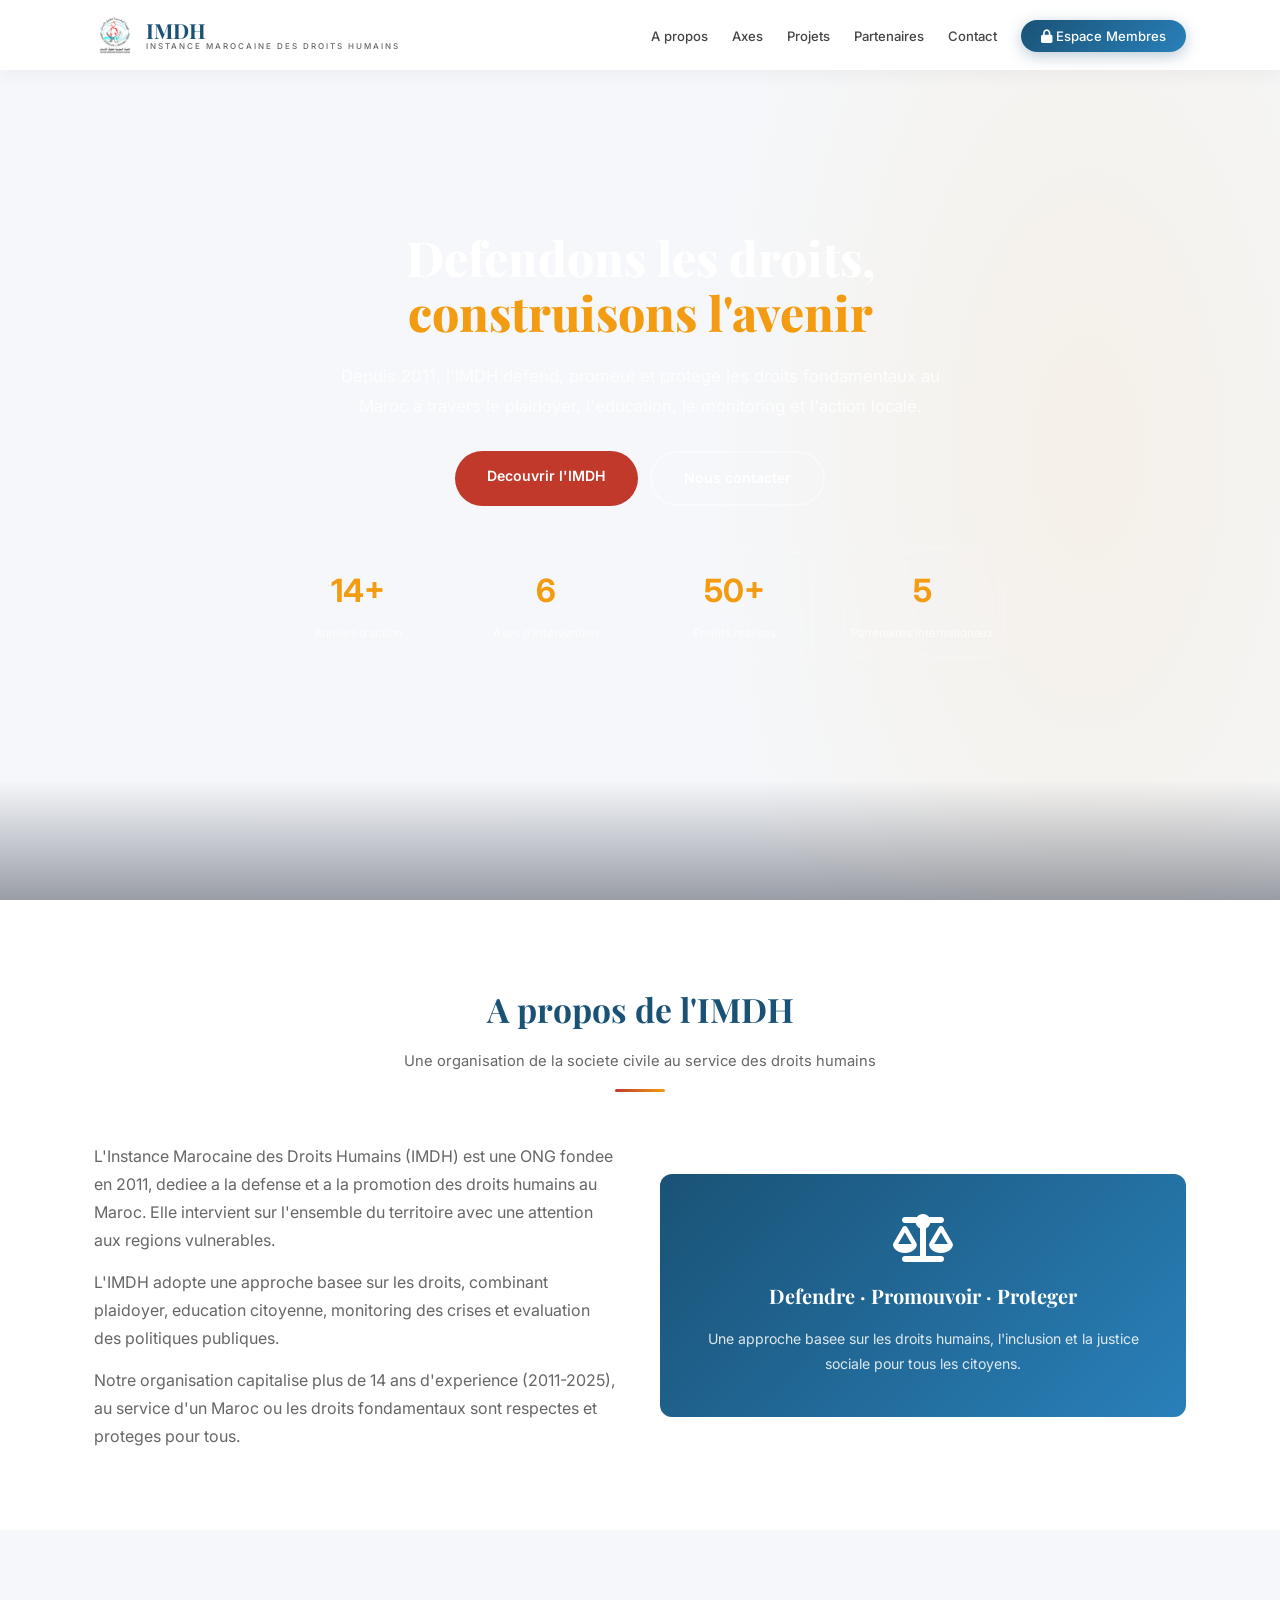
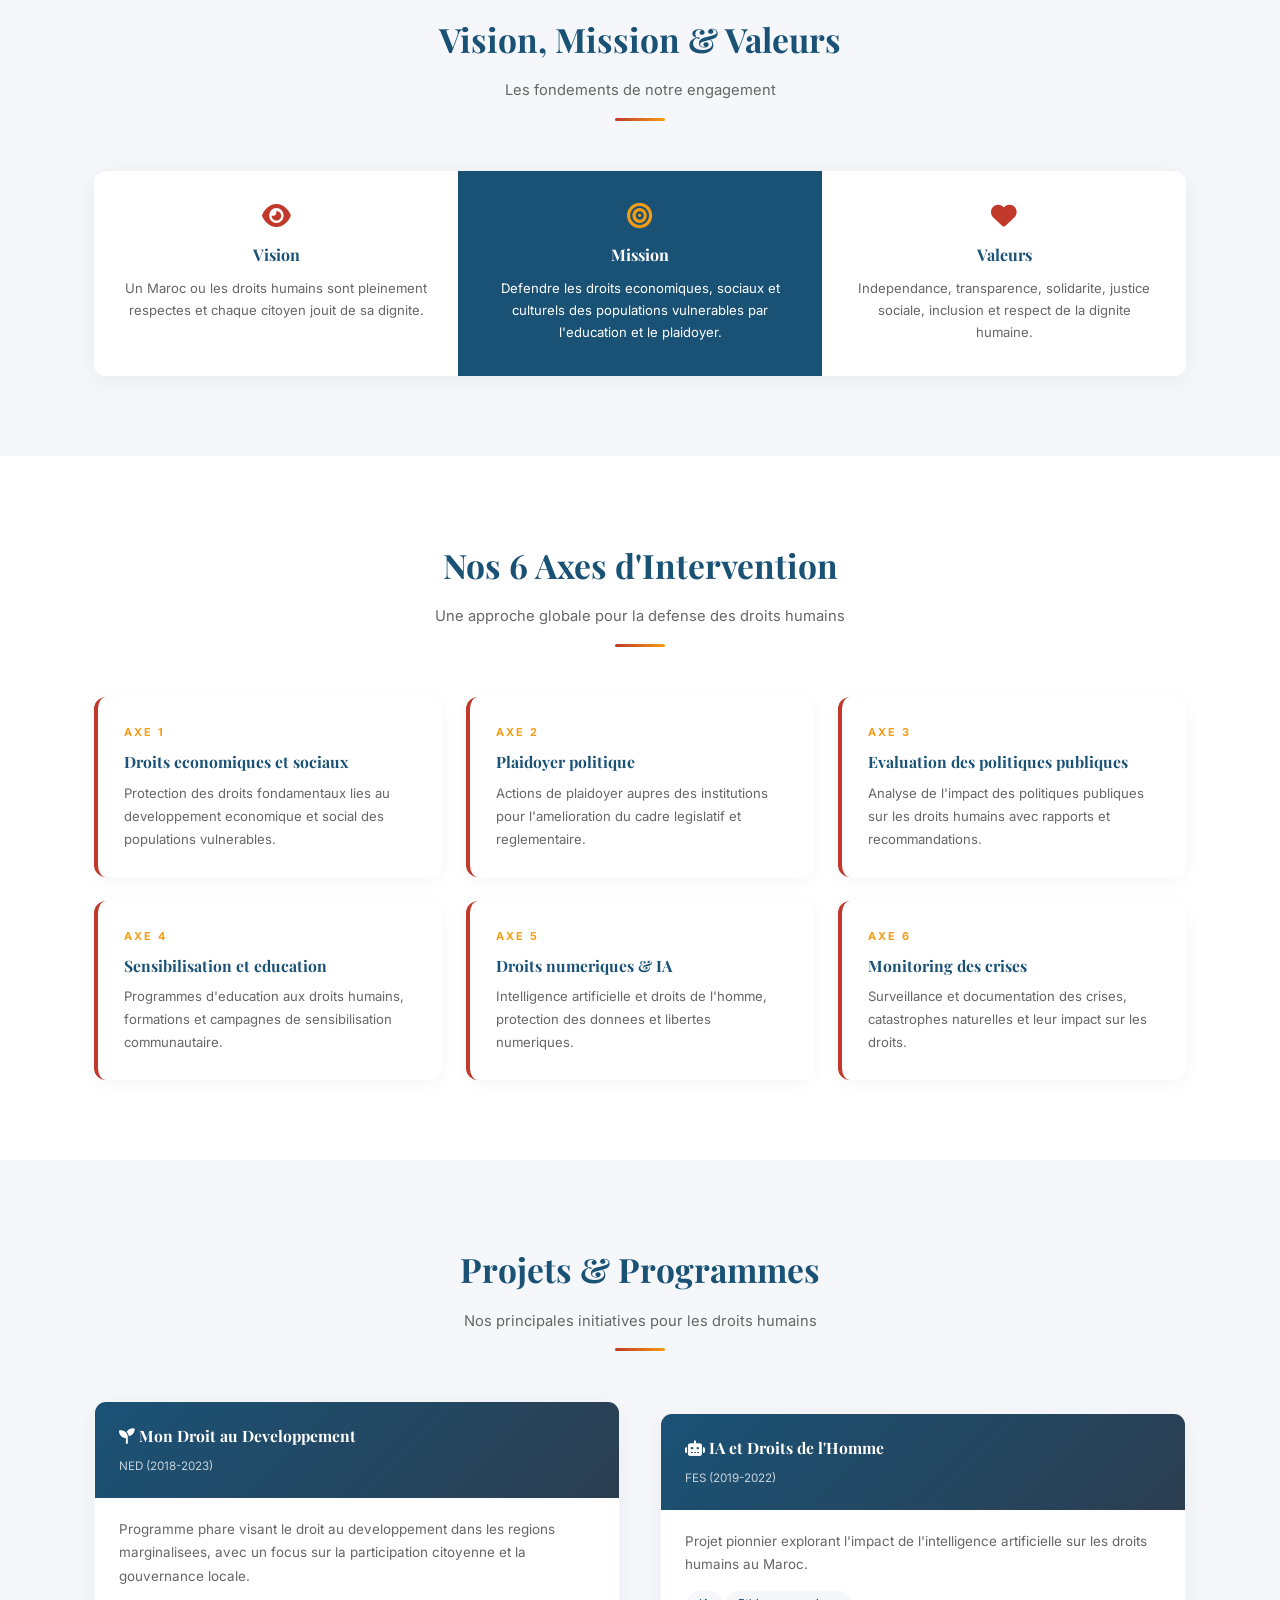
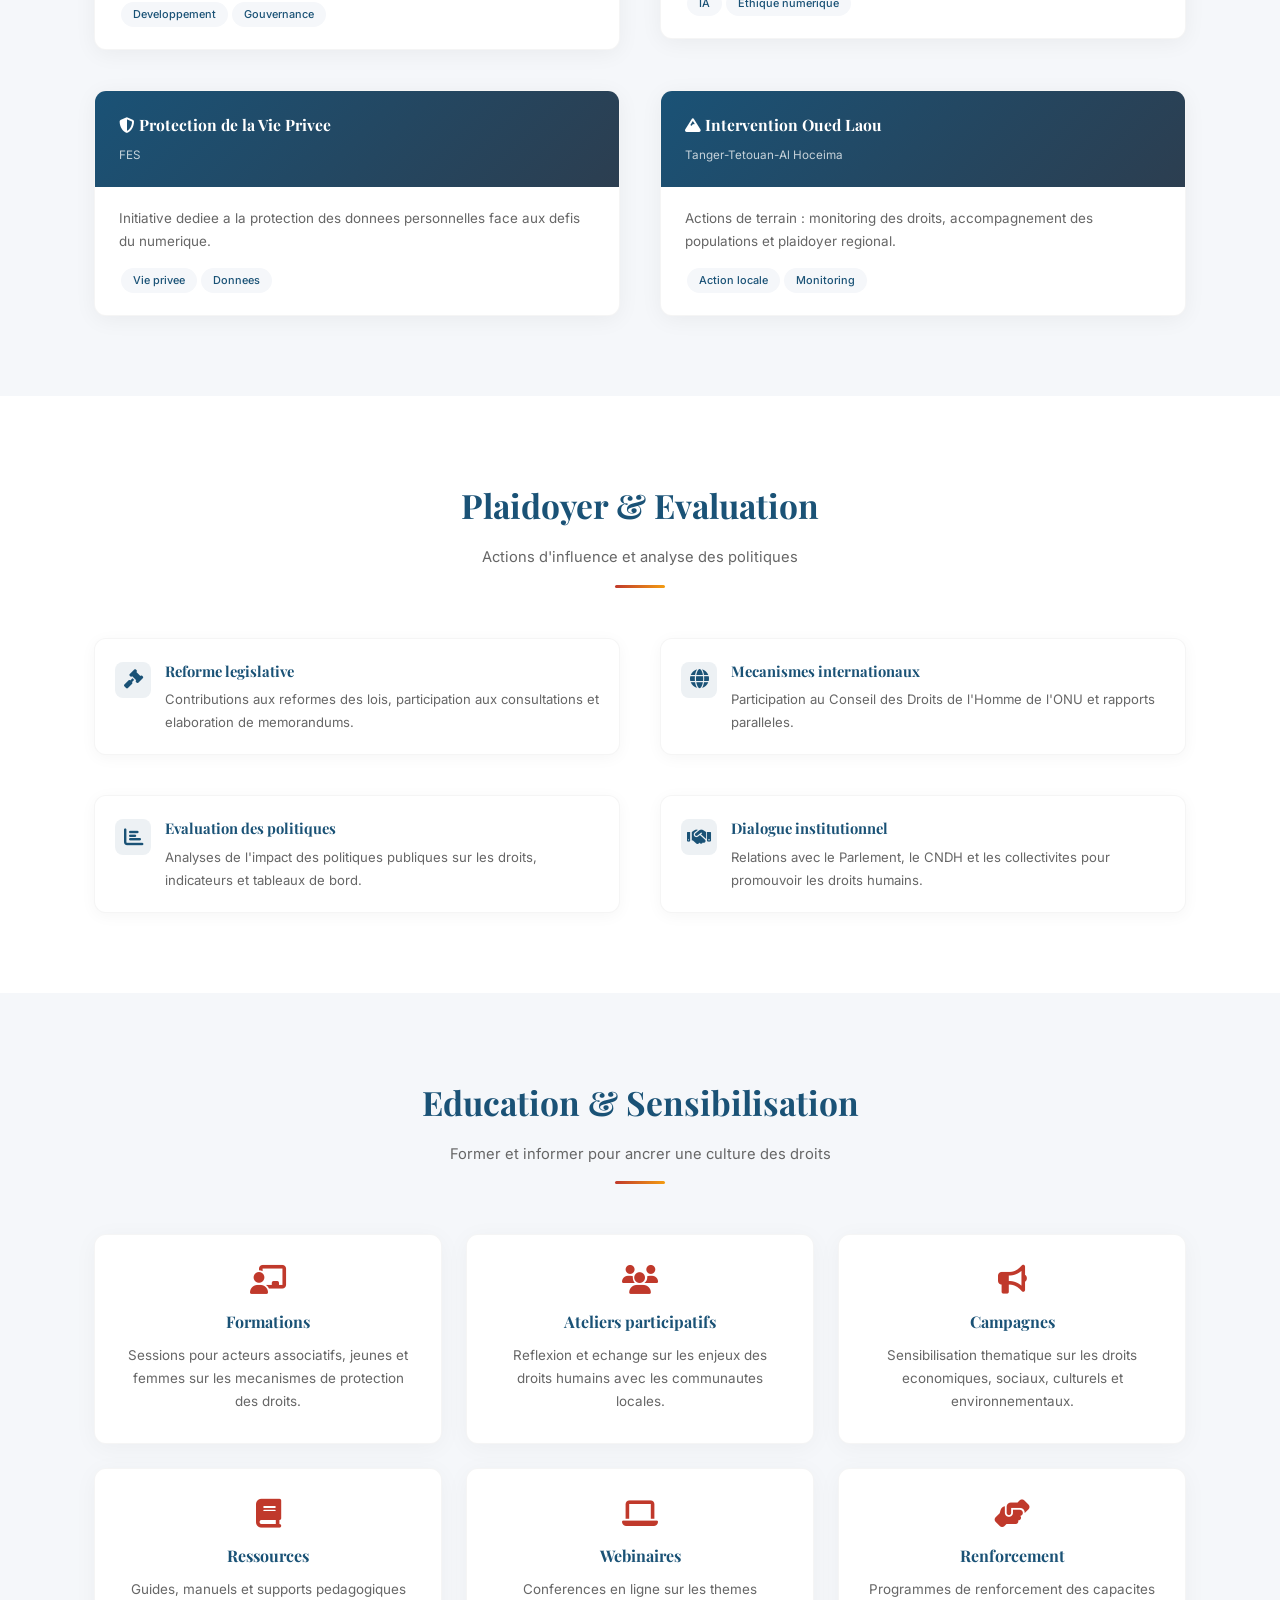
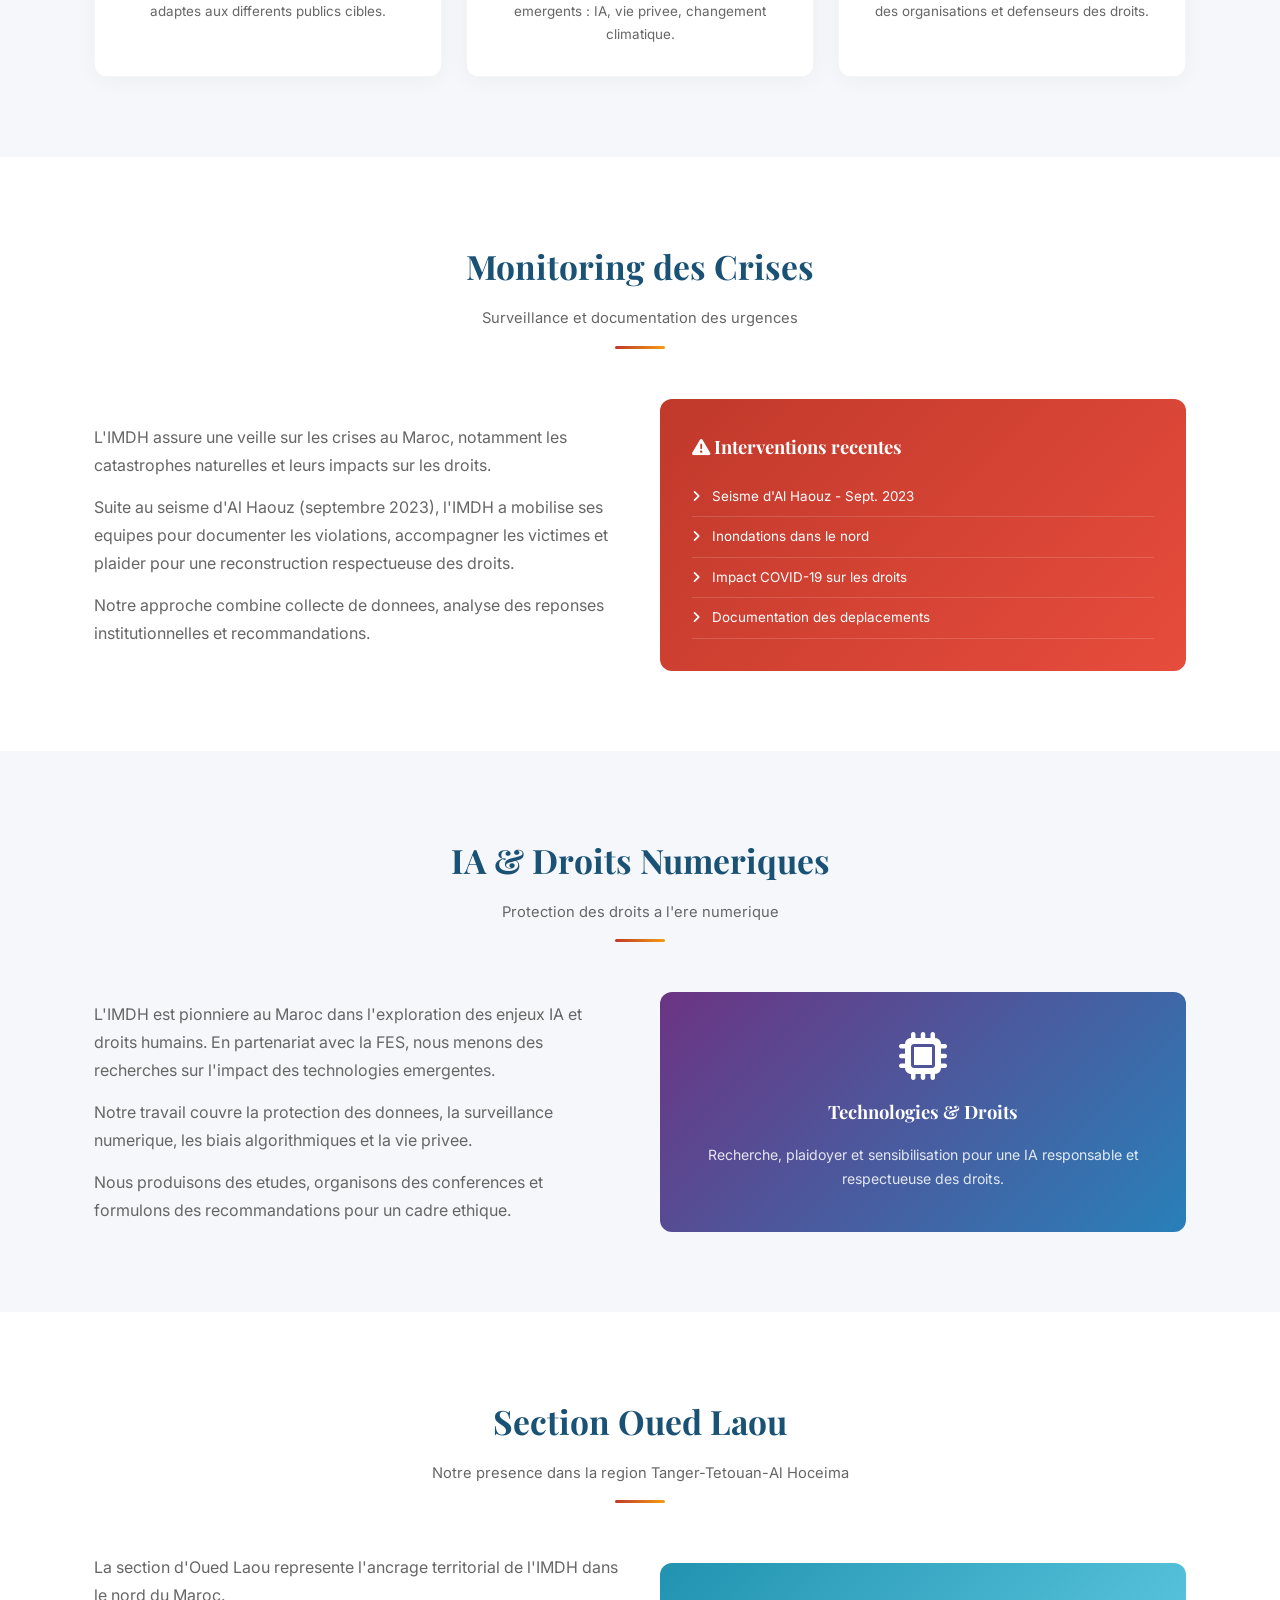
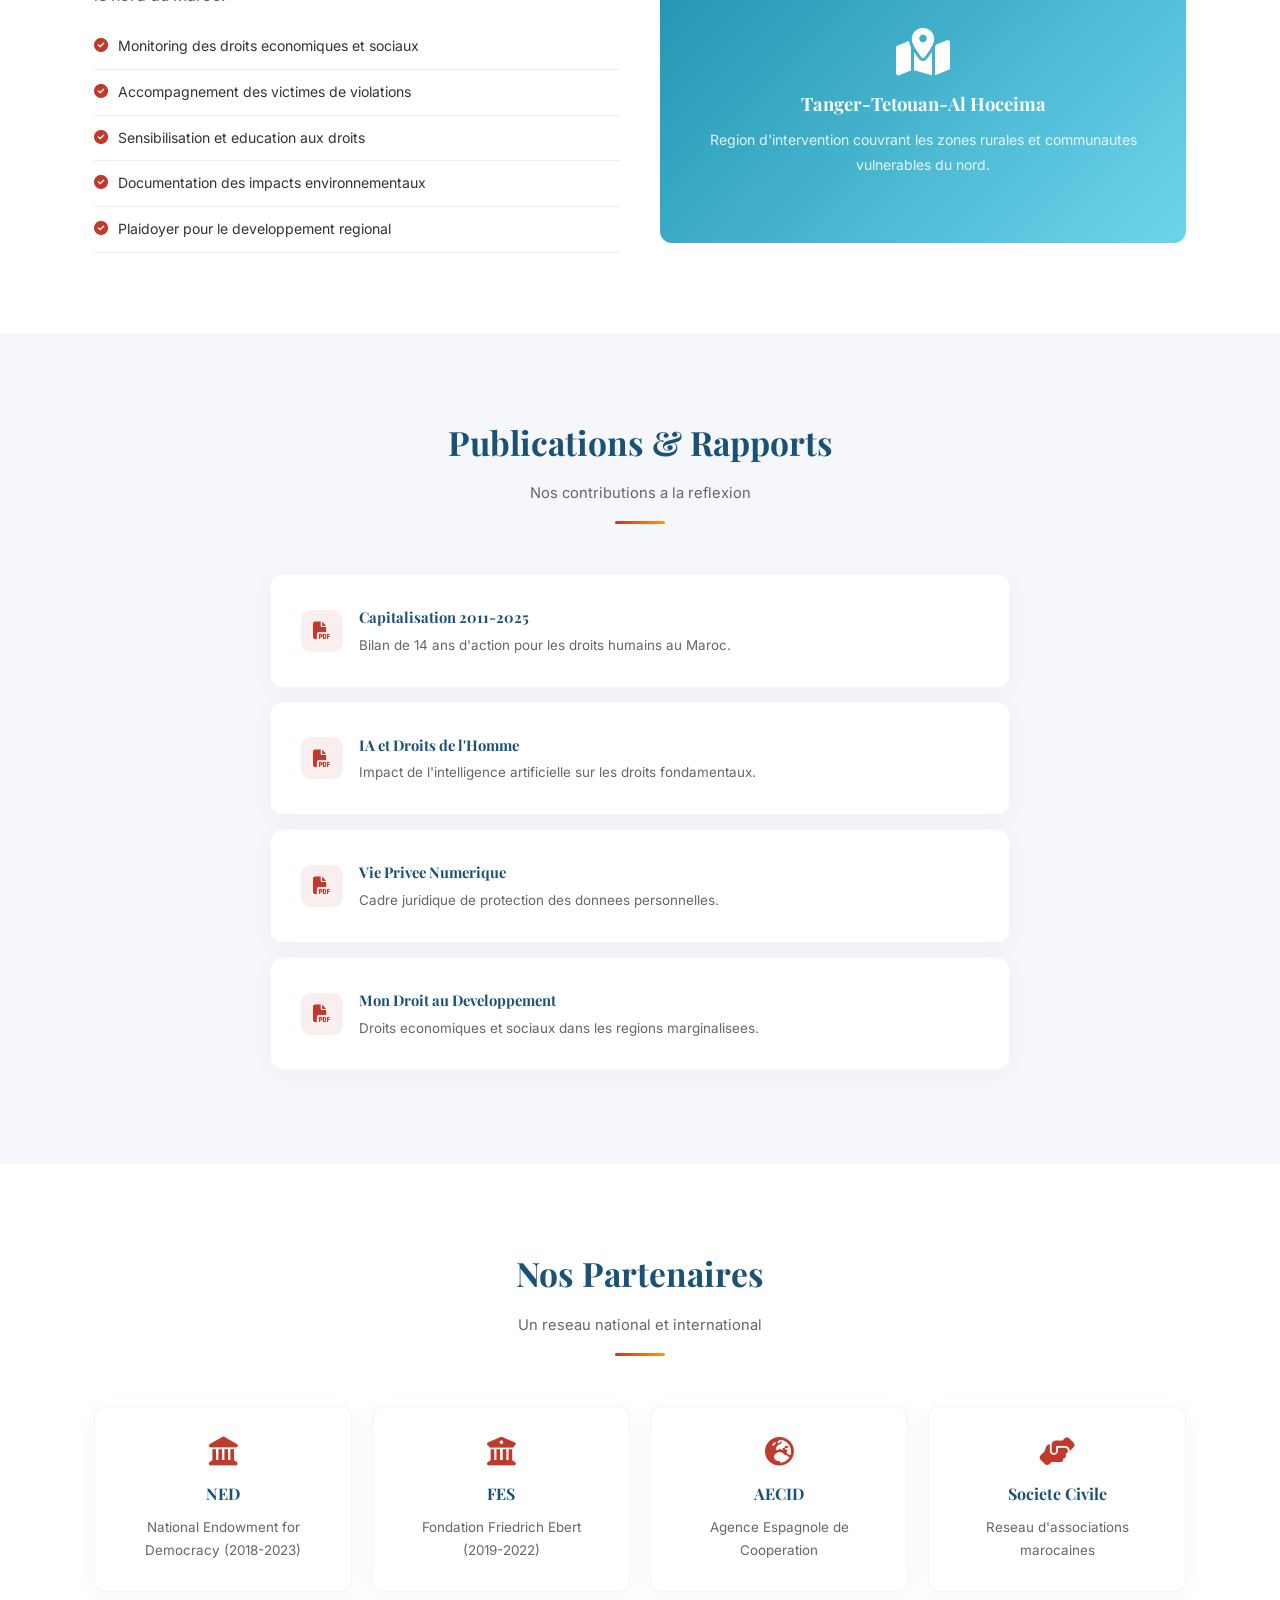
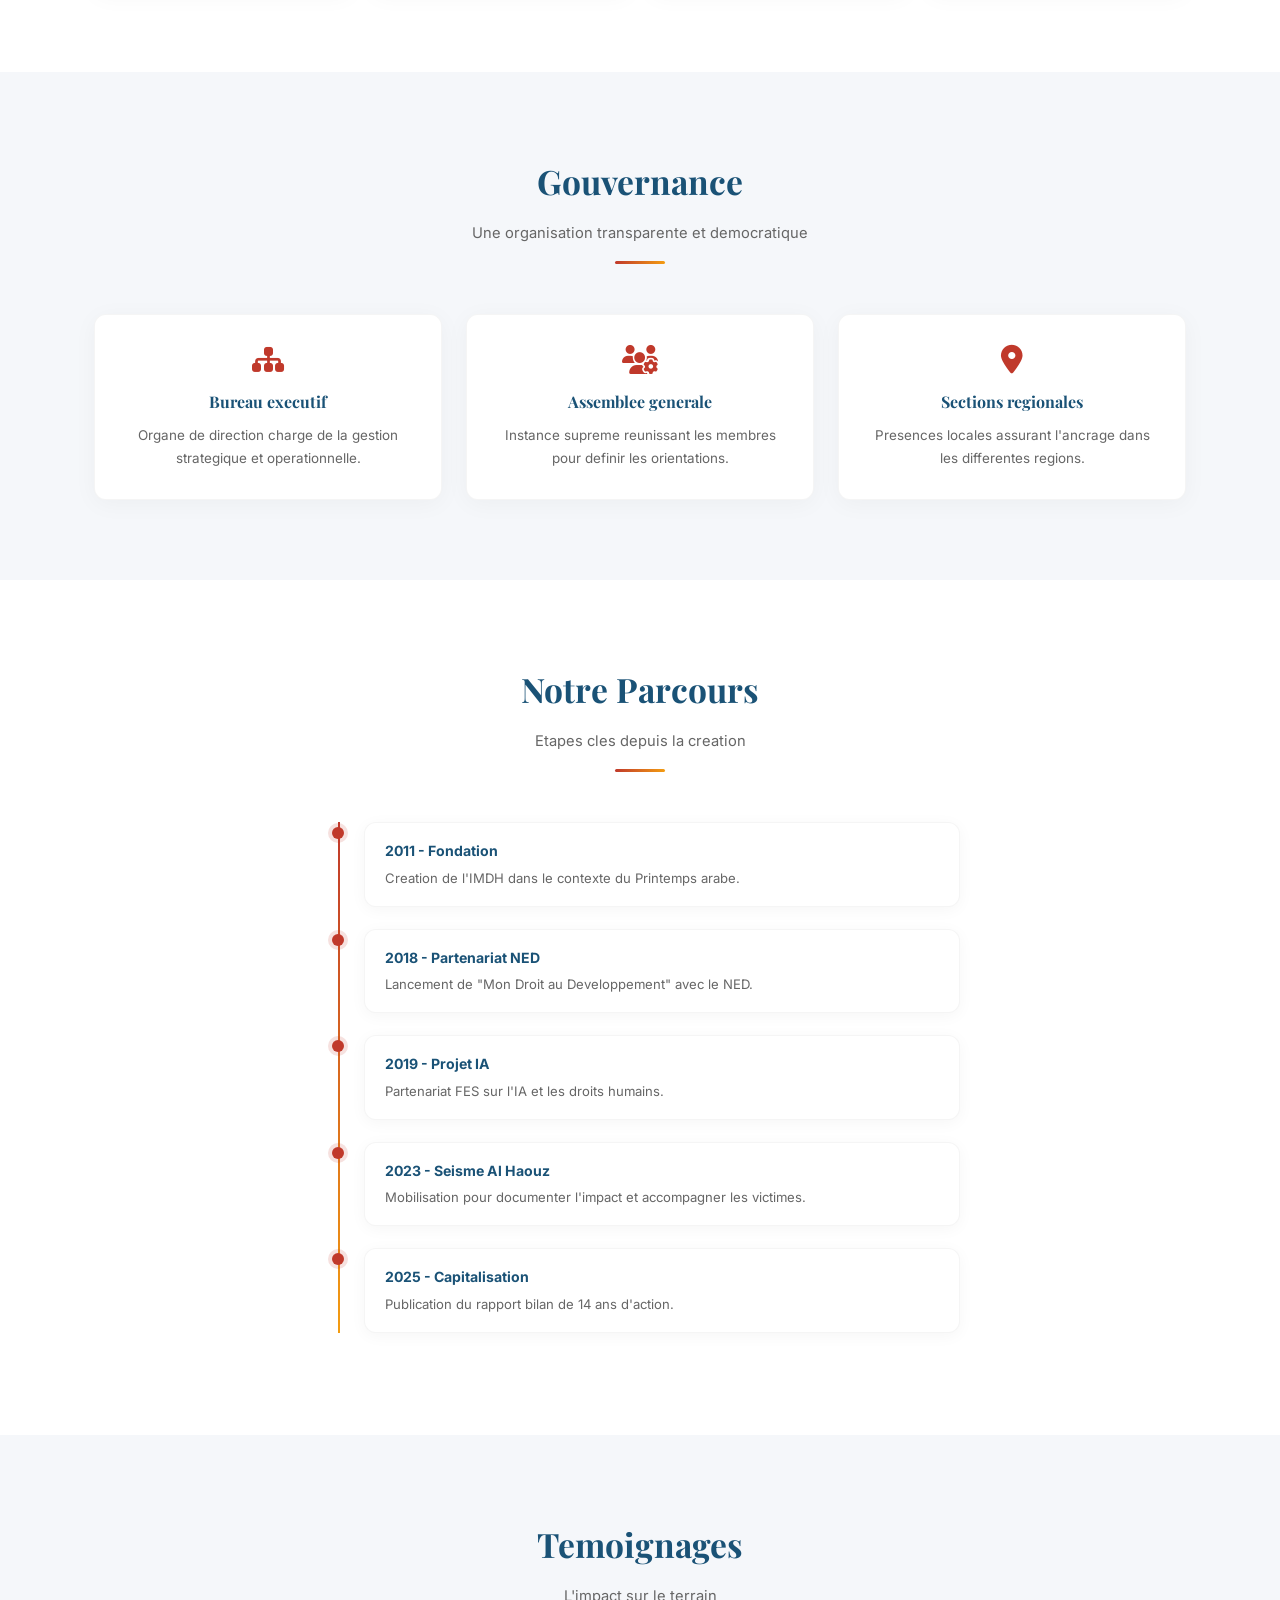
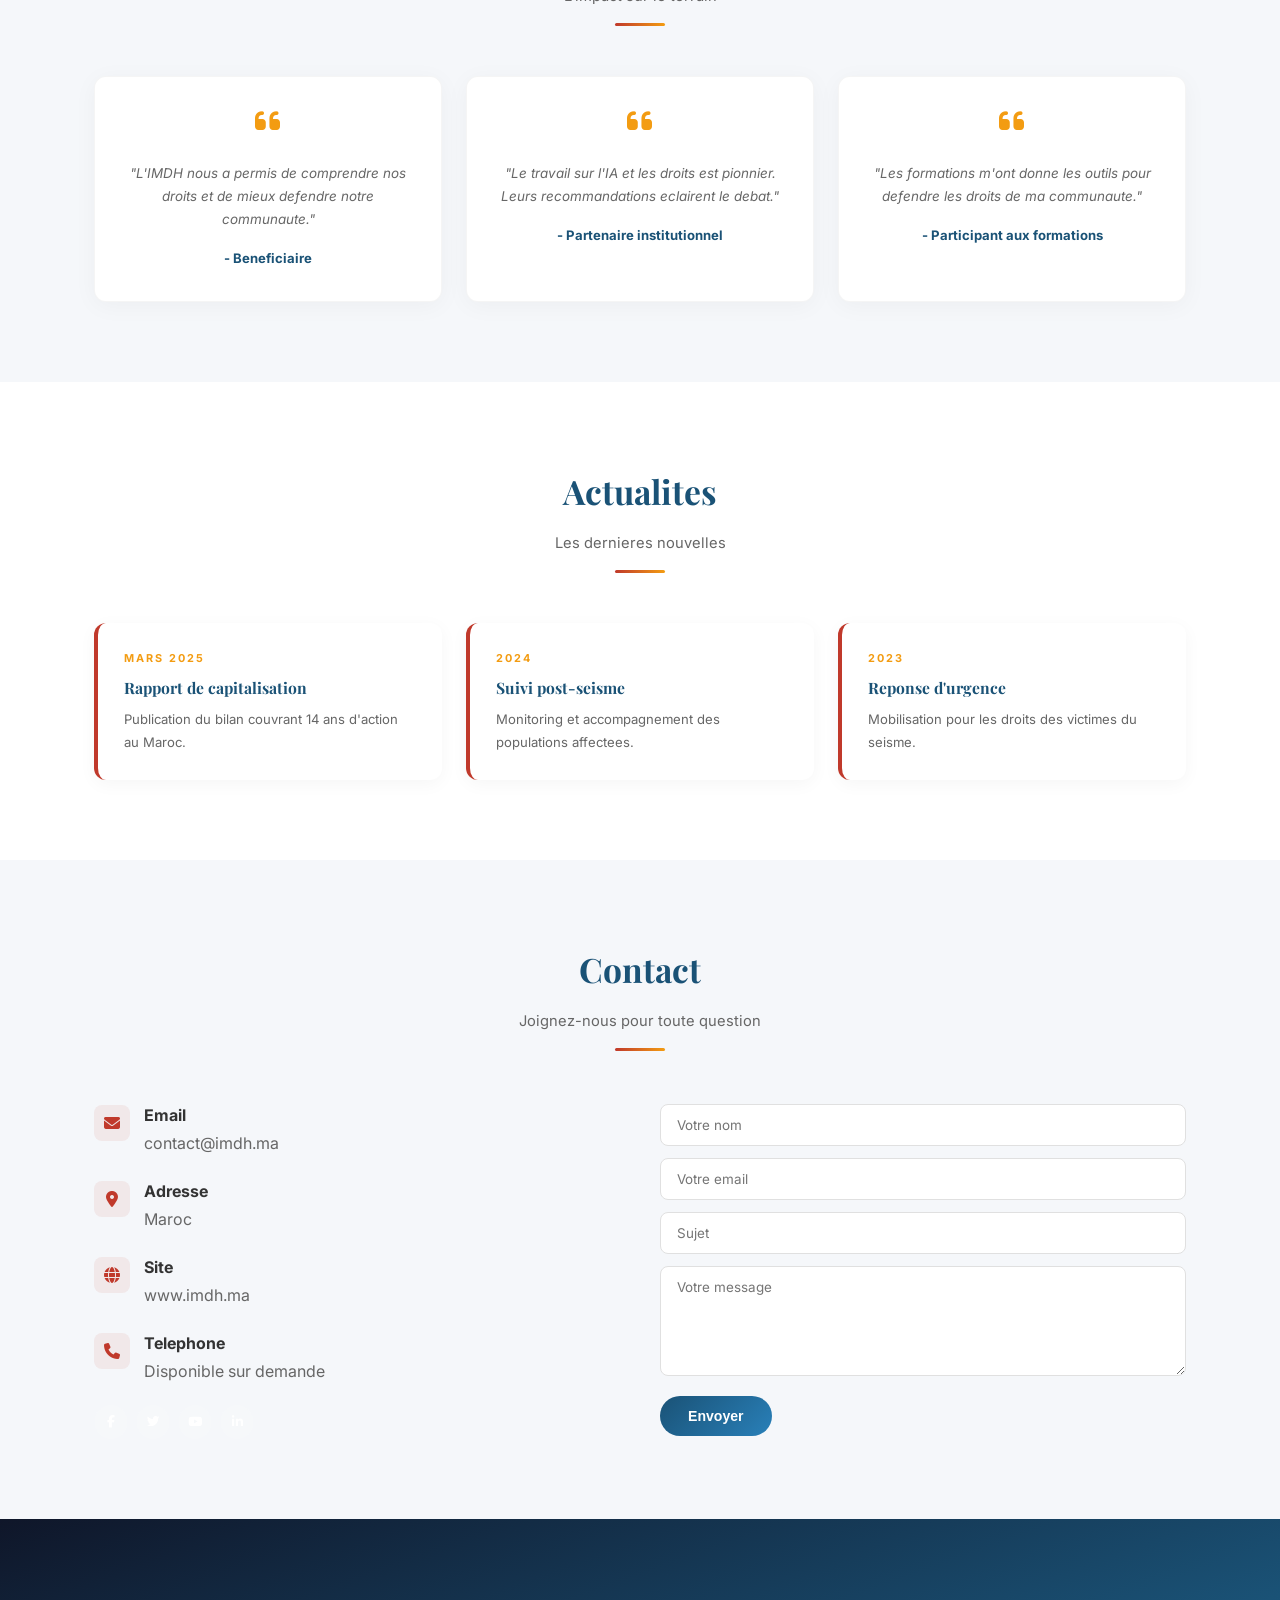
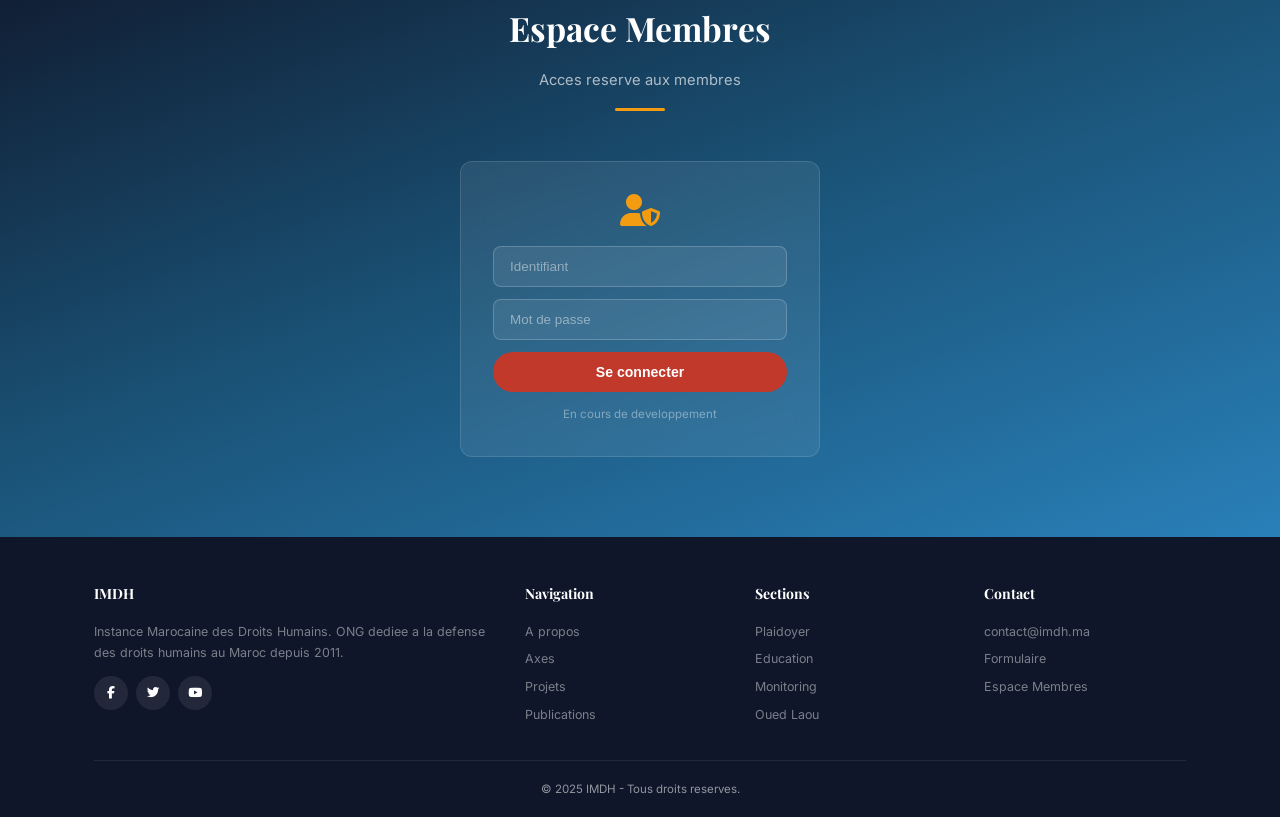
<file: index.html>
<!DOCTYPE html>
<html lang="fr">
<head>
<meta charset="UTF-8">
<meta name="viewport" content="width=device-width,initial-scale=1">
<title>IMDH - Instance Marocaine des Droits Humains</title>
<link href="https://fonts.googleapis.com/css2?family=Inter:wght@300;400;500;600;700&family=Playfair+Display:wght@600;700;800&display=swap" rel="stylesheet">
<link rel="stylesheet" href="https://cdnjs.cloudflare.com/ajax/libs/font-awesome/6.4.0/css/all.min.css">
<style>
*{margin:0;padding:0;box-sizing:border-box}
:root{--p:#1a5276;--s:#c0392b;--a:#f39c12;--d:#0f1629;--l:#f5f7fa;--t:#666;--w:#fff;--r:12px}
body{font-family:Inter,sans-serif;color:#333;line-height:1.75;overflow-x:hidden}
h1,h2,h3,h4{font-family:'Playfair Display',serif;color:var(--p)}
a{text-decoration:none;color:inherit}
img{max-width:100%}
.c{max-width:1140px;margin:0 auto;padding:0 24px}

nav{position:fixed;top:0;width:100%;background:rgba(255,255,255,.98);backdrop-filter:blur(12px);box-shadow:0 1px 20px rgba(0,0,0,.06);z-index:1000;transition:.3s}
nav .c{display:flex;align-items:center;justify-content:space-between;height:70px}
.logo{display:flex;align-items:center;gap:10px}
.logo img{height:42px;width:42px;border-radius:6px}
.logo-text{font-family:'Playfair Display',serif;font-size:1.3rem;font-weight:700;color:var(--p);line-height:1.1}
.logo-text small{display:block;font-family:Inter,sans-serif;font-size:.5rem;color:var(--t);letter-spacing:2px;font-weight:500;text-transform:uppercase}
.nl{display:flex;gap:24px;list-style:none;align-items:center}
.nl a{font-size:.82rem;font-weight:500;color:#444;transition:.2s;position:relative}
.nl a:hover{color:var(--s)}
.bm{background:linear-gradient(135deg,var(--p),#2980b9);color:#fff!important;padding:8px 20px;border-radius:25px;font-size:.78rem;box-shadow:0 4px 15px rgba(26,82,118,.3)}
.bm:hover{transform:translateY(-1px);box-shadow:0 6px 20px rgba(26,82,118,.4)}
.hb{display:none;cursor:pointer;font-size:1.3rem;color:var(--p)}

.hero{min-height:100vh;display:flex;align-items:center;background:linear-gradient(160deg,var(--d) 0%,#1a3a5c 40%,var(--p) 70%,#2980b9 100%);color:#fff;padding-top:70px;position:relative;overflow:hidden}
.hero::before{content:'';position:absolute;top:-50%;right:-20%;width:70%;height:200%;background:radial-gradient(ellipse,rgba(243,156,18,.08) 0%,transparent 60%);pointer-events:none}
.hero::after{content:'';position:absolute;bottom:0;left:0;right:0;height:120px;background:linear-gradient(to top,rgba(15,22,41,.4),transparent);pointer-events:none}
.hero .c{position:relative;z-index:1;text-align:center}

.hero h1{font-size:3rem;margin-bottom:20px;color:#fff;line-height:1.15;font-weight:800}
.hero h1 span{color:var(--a)}
.hero p{font-size:1.05rem;opacity:.85;max-width:620px;margin:0 auto 30px;line-height:1.8}
.hero-btns{display:flex;gap:12px;flex-wrap:wrap;justify-content:center}
.bh{display:inline-block;padding:13px 32px;border-radius:30px;font-weight:600;font-size:.88rem;transition:.3s}
.bg{background:var(--s);color:#fff}
.bo{border:2px solid rgba(255,255,255,.4);color:#fff}
.bh:hover{transform:translateY(-2px);box-shadow:0 10px 30px rgba(0,0,0,.25)}

.hs{display:grid;grid-template-columns:repeat(4,1fr);gap:20px;margin-top:40px}
.hs>div{background:rgba(255,255,255,.07);backdrop-filter:blur(5px);border:1px solid rgba(255,255,255,.1);border-radius:var(--r);padding:16px 12px;text-align:center}
.sn{font-size:2rem;font-weight:700;color:var(--a)}
.sl{font-size:.72rem;opacity:.7;margin-top:4px}

section{padding:80px 0}
section:nth-child(even){background:var(--l)}
.st{text-align:center;margin-bottom:50px}
.st h2{font-size:2.1rem;margin-bottom:10px}
.st p{color:var(--t);max-width:520px;margin:0 auto;font-size:.92rem}
.st .ln{width:50px;height:3px;background:linear-gradient(90deg,var(--s),var(--a));margin:14px auto 0;border-radius:2px}

.g2{display:grid;grid-template-columns:1fr 1fr;gap:40px;align-items:center}
.g3{display:grid;grid-template-columns:repeat(3,1fr);gap:24px}
.g4{display:grid;grid-template-columns:repeat(4,1fr);gap:20px}

.cd{background:#fff;border-radius:var(--r);padding:30px;box-shadow:0 4px 24px rgba(0,0,0,.04);border:1px solid rgba(0,0,0,.04);transition:.3s}
.cd:hover{transform:translateY(-4px);box-shadow:0 12px 35px rgba(0,0,0,.08)}
.cd i{font-size:1.8rem;color:var(--s);margin-bottom:14px;display:inline-block}
.cd h3{font-size:1rem;margin-bottom:8px}
.cd p{font-size:.84rem;color:var(--t);line-height:1.7}

.ax{background:#fff;border-radius:var(--r);padding:26px;border-left:4px solid var(--s);box-shadow:0 4px 18px rgba(0,0,0,.04);transition:.3s}
.ax:hover{transform:translateY(-3px);box-shadow:0 10px 30px rgba(0,0,0,.07)}
.an{font-size:.68rem;font-weight:700;color:var(--a);text-transform:uppercase;letter-spacing:2px;margin-bottom:6px}
.ax h3{font-size:.98rem;margin-bottom:6px}
.ax p{font-size:.82rem;color:var(--t)}

.pj{background:#fff;border-radius:var(--r);overflow:hidden;box-shadow:0 4px 22px rgba(0,0,0,.05);border:1px solid rgba(0,0,0,.04);transition:.3s}
.pj:hover{transform:translateY(-3px)}
.ph{padding:20px 24px;background:linear-gradient(135deg,var(--p),#2c3e50);color:#fff}
.ph h3{color:#fff;font-size:.98rem}
.ph span{font-size:.73rem;opacity:.75}
.pb{padding:20px 24px}
.pb p{font-size:.84rem;color:var(--t);margin-bottom:10px}
.tg{display:inline-block;background:var(--l);padding:3px 12px;border-radius:15px;font-size:.68rem;color:var(--p);font-weight:500;margin:2px}

.ol li{padding:10px 0;border-bottom:1px solid #eee;font-size:.88rem;display:flex;gap:10px;list-style:none}
.ol i{color:var(--s);margin-top:4px;flex-shrink:0}

.pi{display:flex;gap:14px;padding:20px;background:#fff;border-radius:var(--r);box-shadow:0 3px 16px rgba(0,0,0,.04);border:1px solid rgba(0,0,0,.04);transition:.3s}
.pi:hover{transform:translateY(-2px)}
.pi i{font-size:1.2rem;color:var(--p);flex-shrink:0;margin-top:3px;width:36px;height:36px;background:rgba(26,82,118,.08);border-radius:8px;display:flex;align-items:center;justify-content:center}
.pi h4{font-size:.92rem;margin-bottom:4px}
.pi p{font-size:.82rem;color:var(--t)}

.mx{background:linear-gradient(135deg,var(--s),#e74c3c);border-radius:var(--r);padding:32px;color:#fff}
.mx h3{color:#fff;margin-bottom:14px;font-size:1.15rem}
.mx ul{list-style:none}
.mx li{padding:8px 0;border-bottom:1px solid rgba(255,255,255,.15);font-size:.84rem}
.mx li i{margin-right:8px}

.tl{max-width:640px;margin:0 auto;position:relative}
.tl::before{content:'';position:absolute;left:18px;top:0;bottom:0;width:2px;background:linear-gradient(to bottom,var(--s),var(--a))}
.ti{display:flex;gap:20px;margin-bottom:22px}
.td{width:12px;height:12px;background:var(--s);border-radius:50%;flex-shrink:0;margin-top:5px;position:relative;z-index:1;margin-left:12px;box-shadow:0 0 0 4px rgba(192,57,43,.15)}
.tc{background:#fff;padding:16px 20px;border-radius:var(--r);box-shadow:0 3px 16px rgba(0,0,0,.04);flex:1;border:1px solid rgba(0,0,0,.04)}
.tc strong{color:var(--p);display:block;margin-bottom:3px;font-size:.88rem}
.tc p{font-size:.82rem;color:var(--t)}

.pu{max-width:740px;margin:0 auto}
.pu .cd{display:flex;gap:16px;margin-bottom:14px;text-align:left;align-items:center}
.pu .cd i{flex-shrink:0;margin-bottom:0;width:42px;height:42px;background:rgba(192,57,43,.08);border-radius:10px;display:flex;align-items:center;justify-content:center;font-size:1.1rem}
.pu .cd h4{font-size:.92rem;margin-bottom:3px}

.ci{display:flex;gap:14px;align-items:flex-start;margin-bottom:20px}
.ci i{font-size:1rem;color:var(--s);margin-top:4px;width:36px;height:36px;background:rgba(192,57,43,.08);border-radius:8px;display:flex;align-items:center;justify-content:center;flex-shrink:0}
.cf input,.cf textarea{width:100%;padding:12px 16px;border:1px solid #e0e0e0;border-radius:8px;font-family:inherit;font-size:.84rem;margin-bottom:12px;transition:.2s}
.cf input:focus,.cf textarea:focus{border-color:var(--p);outline:none;box-shadow:0 0 0 3px rgba(26,82,118,.1)}
.cf textarea{height:110px;resize:vertical}
.bs{background:linear-gradient(135deg,var(--p),#2980b9);color:#fff;padding:12px 28px;border:none;border-radius:25px;cursor:pointer;font-weight:600;font-size:.88rem;transition:.3s}
.bs:hover{transform:translateY(-1px);box-shadow:0 6px 20px rgba(26,82,118,.3)}

.ms{background:linear-gradient(160deg,var(--d),var(--p),#2980b9);color:#fff;text-align:center}
.ms h2{color:#fff}
.lb{max-width:360px;margin:25px auto 0;background:rgba(255,255,255,.08);backdrop-filter:blur(12px);border-radius:var(--r);padding:32px;border:1px solid rgba(255,255,255,.12)}
.lb input{width:100%;padding:12px 16px;border:1px solid rgba(255,255,255,.2);border-radius:8px;background:rgba(255,255,255,.08);color:#fff;font-size:.84rem;margin-bottom:12px}
.lb input::placeholder{color:rgba(255,255,255,.45)}
.bl{width:100%;padding:12px;background:var(--s);color:#fff;border:none;border-radius:25px;cursor:pointer;font-weight:600;font-size:.88rem;transition:.3s}
.bl:hover{background:var(--a);transform:translateY(-1px)}

footer{background:var(--d);color:rgba(255,255,255,.55);padding:45px 0 18px}
.fg{display:grid;grid-template-columns:2fr 1fr 1fr 1fr;gap:28px;margin-bottom:28px}
.fg h4{color:#fff;margin-bottom:14px;font-size:.88rem}
.fg p,.fg a{font-size:.78rem;color:rgba(255,255,255,.45);display:block;margin-bottom:6px}
.fg a:hover{color:var(--a)}
.fb{text-align:center;padding-top:18px;border-top:1px solid rgba(255,255,255,.08);font-size:.72rem}
.so{display:flex;gap:8px;margin-top:12px}
.so a{width:34px;height:34px;border-radius:50%;background:rgba(255,255,255,.08);display:flex;align-items:center;justify-content:center;color:#fff;font-size:.78rem;transition:.2s}
.so a:hover{background:var(--s);transform:translateY(-2px)}

.vmc{display:grid;grid-template-columns:repeat(3,1fr);gap:0;border-radius:var(--r);overflow:hidden;box-shadow:0 4px 24px rgba(0,0,0,.06)}
.vmc>div{padding:32px 28px;text-align:center;background:#fff}
.vmc>div:nth-child(2){background:var(--p);color:#fff}
.vmc>div:nth-child(2) h3,.vmc>div:nth-child(2) p{color:#fff}
.vmc>div:nth-child(2) i{color:var(--a)}
.vmc i{font-size:1.6rem;color:var(--s);margin-bottom:12px;display:inline-block}
.vmc h3{font-size:1rem;margin-bottom:8px}
.vmc p{font-size:.82rem;color:var(--t);line-height:1.7}

.mb{background:linear-gradient(135deg,#2193b0,#6dd5ed);border-radius:var(--r);padding:35px;color:#fff;text-align:center;display:flex;flex-direction:column;align-items:center;justify-content:center;min-height:280px}
.mb i{font-size:3rem;margin-bottom:12px}
.mb h3{color:#fff;font-size:1.15rem;margin-bottom:8px}

@media(max-width:900px){
.nl{display:none;position:absolute;top:70px;left:0;width:100%;background:#fff;flex-direction:column;padding:20px;box-shadow:0 8px 25px rgba(0,0,0,.1);border-radius:0 0 var(--r) var(--r)}
.nl.on{display:flex}
.hb{display:block}

.hero h1{font-size:2.2rem}
.hero p{margin:0 auto 25px}
.hero-btns{justify-content:center}
.g2,.g3,.g4,.vmc{grid-template-columns:1fr 1fr}
.fg{grid-template-columns:1fr 1fr}
.hs{grid-template-columns:repeat(2,1fr)}
}
@media(max-width:600px){
.g2,.g3,.g4,.vmc{grid-template-columns:1fr}
.hs{grid-template-columns:1fr 1fr}
.hero h1{font-size:1.8rem}
.sn{font-size:1.6rem}
}
</style>
</head>
<body>
<nav><div class="c">
<a href="#" class="logo">
<img src="[data-uri]" alt="IMDH">
<div class="logo-text">IMDH<small>Instance Marocaine des Droits Humains</small></div>
</a>
<div class="hb" onclick="document.getElementById('nm').classList.toggle('on')"><i class="fas fa-bars"></i></div>
<ul class="nl" id="nm">
<li><a href="#a">A propos</a></li>
<li><a href="#x">Axes</a></li>
<li><a href="#pr">Projets</a></li>
<li><a href="#pt">Partenaires</a></li>
<li><a href="#ct">Contact</a></li>
<li><a href="#mb" class="bm"><i class="fas fa-lock"></i> Espace Membres</a></li>
</ul>
</div></nav>

<section class="hero" id="h">
<div class="c">
<div>
<h1>Defendons les droits,<br><span>construisons l'avenir</span></h1>
<p>Depuis 2011, l'IMDH defend, promeut et protege les droits fondamentaux au Maroc a travers le plaidoyer, l'education, le monitoring et l'action locale.</p>
<div class="hero-btns">
<a href="#a" class="bh bg">Decouvrir l'IMDH</a>
<a href="#ct" class="bh bo">Nous contacter</a>
</div>
<div class="hs">
<div><div class="sn">14+</div><div class="sl">Annees d'action</div></div>
<div><div class="sn">6</div><div class="sl">Axes d'intervention</div></div>
<div><div class="sn">50+</div><div class="sl">Projets realises</div></div>
<div><div class="sn">5</div><div class="sl">Partenaires internationaux</div></div>
</div>
</div>
</div>
</section>

<section id="a"><div class="c">
<div class="st"><h2>A propos de l'IMDH</h2><p>Une organisation de la societe civile au service des droits humains</p><div class="ln"></div></div>
<div class="g2">
<div><p style="color:var(--t);margin-bottom:14px">L'Instance Marocaine des Droits Humains (IMDH) est une ONG fondee en 2011, dediee a la defense et a la promotion des droits humains au Maroc. Elle intervient sur l'ensemble du territoire avec une attention aux regions vulnerables.</p><p style="color:var(--t);margin-bottom:14px">L'IMDH adopte une approche basee sur les droits, combinant plaidoyer, education citoyenne, monitoring des crises et evaluation des politiques publiques.</p><p style="color:var(--t)">Notre organisation capitalise plus de 14 ans d'experience (2011-2025), au service d'un Maroc ou les droits fondamentaux sont respectes et proteges pour tous.</p></div>
<div style="background:linear-gradient(135deg,var(--p),#2980b9);border-radius:var(--r);padding:40px;color:#fff;text-align:center"><i class="fas fa-balance-scale" style="font-size:3rem;margin-bottom:16px"></i><h3 style="color:#fff;font-size:1.25rem">Defendre &middot; Promouvoir &middot; Proteger</h3><p style="margin-top:14px;opacity:.85;font-size:.88rem">Une approche basee sur les droits humains, l'inclusion et la justice sociale pour tous les citoyens.</p></div>
</div>
</div></section>

<section id="v"><div class="c">
<div class="st"><h2>Vision, Mission & Valeurs</h2><p>Les fondements de notre engagement</p><div class="ln"></div></div>
<div class="vmc">
<div><i class="fas fa-eye"></i><h3>Vision</h3><p>Un Maroc ou les droits humains sont pleinement respectes et chaque citoyen jouit de sa dignite.</p></div>
<div><i class="fas fa-bullseye"></i><h3>Mission</h3><p>Defendre les droits economiques, sociaux et culturels des populations vulnerables par l'education et le plaidoyer.</p></div>
<div><i class="fas fa-heart"></i><h3>Valeurs</h3><p>Independance, transparence, solidarite, justice sociale, inclusion et respect de la dignite humaine.</p></div>
</div>
</div></section>

<section id="x"><div class="c">
<div class="st"><h2>Nos 6 Axes d'Intervention</h2><p>Une approche globale pour la defense des droits humains</p><div class="ln"></div></div>
<div class="g3">
<div class="ax"><div class="an">Axe 1</div><h3>Droits economiques et sociaux</h3><p>Protection des droits fondamentaux lies au developpement economique et social des populations vulnerables.</p></div>
<div class="ax"><div class="an">Axe 2</div><h3>Plaidoyer politique</h3><p>Actions de plaidoyer aupres des institutions pour l'amelioration du cadre legislatif et reglementaire.</p></div>
<div class="ax"><div class="an">Axe 3</div><h3>Evaluation des politiques publiques</h3><p>Analyse de l'impact des politiques publiques sur les droits humains avec rapports et recommandations.</p></div>
<div class="ax"><div class="an">Axe 4</div><h3>Sensibilisation et education</h3><p>Programmes d'education aux droits humains, formations et campagnes de sensibilisation communautaire.</p></div>
<div class="ax"><div class="an">Axe 5</div><h3>Droits numeriques & IA</h3><p>Intelligence artificielle et droits de l'homme, protection des donnees et libertes numeriques.</p></div>
<div class="ax"><div class="an">Axe 6</div><h3>Monitoring des crises</h3><p>Surveillance et documentation des crises, catastrophes naturelles et leur impact sur les droits.</p></div>
</div>
</div></section>

<section id="pr"><div class="c">
<div class="st"><h2>Projets & Programmes</h2><p>Nos principales initiatives pour les droits humains</p><div class="ln"></div></div>
<div class="g2">
<div class="pj"><div class="ph"><h3><i class="fas fa-seedling"></i> Mon Droit au Developpement</h3><span>NED (2018-2023)</span></div><div class="pb"><p>Programme phare visant le droit au developpement dans les regions marginalisees, avec un focus sur la participation citoyenne et la gouvernance locale.</p><span class="tg">Developpement</span><span class="tg">Gouvernance</span></div></div>
<div class="pj"><div class="ph"><h3><i class="fas fa-robot"></i> IA et Droits de l'Homme</h3><span>FES (2019-2022)</span></div><div class="pb"><p>Projet pionnier explorant l'impact de l'intelligence artificielle sur les droits humains au Maroc.</p><span class="tg">IA</span><span class="tg">Ethique numerique</span></div></div>
<div class="pj"><div class="ph"><h3><i class="fas fa-shield-alt"></i> Protection de la Vie Privee</h3><span>FES</span></div><div class="pb"><p>Initiative dediee a la protection des donnees personnelles face aux defis du numerique.</p><span class="tg">Vie privee</span><span class="tg">Donnees</span></div></div>
<div class="pj"><div class="ph"><h3><i class="fas fa-mountain"></i> Intervention Oued Laou</h3><span>Tanger-Tetouan-Al Hoceima</span></div><div class="pb"><p>Actions de terrain : monitoring des droits, accompagnement des populations et plaidoyer regional.</p><span class="tg">Action locale</span><span class="tg">Monitoring</span></div></div>
</div>
</div></section>

<section id="pl"><div class="c">
<div class="st"><h2>Plaidoyer & Evaluation</h2><p>Actions d'influence et analyse des politiques</p><div class="ln"></div></div>
<div class="g2">
<div class="pi"><i class="fas fa-gavel"></i><div><h4>Reforme legislative</h4><p>Contributions aux reformes des lois, participation aux consultations et elaboration de memorandums.</p></div></div>
<div class="pi"><i class="fas fa-globe"></i><div><h4>Mecanismes internationaux</h4><p>Participation au Conseil des Droits de l'Homme de l'ONU et rapports paralleles.</p></div></div>
<div class="pi"><i class="fas fa-chart-bar"></i><div><h4>Evaluation des politiques</h4><p>Analyses de l'impact des politiques publiques sur les droits, indicateurs et tableaux de bord.</p></div></div>
<div class="pi"><i class="fas fa-handshake"></i><div><h4>Dialogue institutionnel</h4><p>Relations avec le Parlement, le CNDH et les collectivites pour promouvoir les droits humains.</p></div></div>
</div>
</div></section>

<section id="ed"><div class="c">
<div class="st"><h2>Education & Sensibilisation</h2><p>Former et informer pour ancrer une culture des droits</p><div class="ln"></div></div>
<div class="g3">
<div class="cd" style="text-align:center"><i class="fas fa-chalkboard-teacher"></i><h3>Formations</h3><p>Sessions pour acteurs associatifs, jeunes et femmes sur les mecanismes de protection des droits.</p></div>
<div class="cd" style="text-align:center"><i class="fas fa-users"></i><h3>Ateliers participatifs</h3><p>Reflexion et echange sur les enjeux des droits humains avec les communautes locales.</p></div>
<div class="cd" style="text-align:center"><i class="fas fa-bullhorn"></i><h3>Campagnes</h3><p>Sensibilisation thematique sur les droits economiques, sociaux, culturels et environnementaux.</p></div>
<div class="cd" style="text-align:center"><i class="fas fa-book"></i><h3>Ressources</h3><p>Guides, manuels et supports pedagogiques adaptes aux differents publics cibles.</p></div>
<div class="cd" style="text-align:center"><i class="fas fa-laptop"></i><h3>Webinaires</h3><p>Conferences en ligne sur les themes emergents : IA, vie privee, changement climatique.</p></div>
<div class="cd" style="text-align:center"><i class="fas fa-hands-helping"></i><h3>Renforcement</h3><p>Programmes de renforcement des capacites des organisations et defenseurs des droits.</p></div>
</div>
</div></section>

<section id="mo"><div class="c">
<div class="st"><h2>Monitoring des Crises</h2><p>Surveillance et documentation des urgences</p><div class="ln"></div></div>
<div class="g2">
<div><p style="color:var(--t);margin-bottom:14px">L'IMDH assure une veille sur les crises au Maroc, notamment les catastrophes naturelles et leurs impacts sur les droits.</p><p style="color:var(--t);margin-bottom:14px">Suite au seisme d'Al Haouz (septembre 2023), l'IMDH a mobilise ses equipes pour documenter les violations, accompagner les victimes et plaider pour une reconstruction respectueuse des droits.</p><p style="color:var(--t)">Notre approche combine collecte de donnees, analyse des reponses institutionnelles et recommandations.</p></div>
<div class="mx"><h3><i class="fas fa-exclamation-triangle"></i> Interventions recentes</h3><ul>
<li><i class="fas fa-angle-right"></i> Seisme d'Al Haouz - Sept. 2023</li>
<li><i class="fas fa-angle-right"></i> Inondations dans le nord</li>
<li><i class="fas fa-angle-right"></i> Impact COVID-19 sur les droits</li>
<li><i class="fas fa-angle-right"></i> Documentation des deplacements</li>
</ul></div>
</div>
</div></section>

<section id="nu"><div class="c">
<div class="st"><h2>IA & Droits Numeriques</h2><p>Protection des droits a l'ere numerique</p><div class="ln"></div></div>
<div class="g2">
<div><p style="color:var(--t);margin-bottom:14px">L'IMDH est pionniere au Maroc dans l'exploration des enjeux IA et droits humains. En partenariat avec la FES, nous menons des recherches sur l'impact des technologies emergentes.</p><p style="color:var(--t);margin-bottom:14px">Notre travail couvre la protection des donnees, la surveillance numerique, les biais algorithmiques et la vie privee.</p><p style="color:var(--t)">Nous produisons des etudes, organisons des conferences et formulons des recommandations pour un cadre ethique.</p></div>
<div style="background:linear-gradient(135deg,#6c3483,#2980b9);border-radius:var(--r);padding:40px;color:#fff;text-align:center"><i class="fas fa-microchip" style="font-size:3rem;margin-bottom:16px"></i><h3 style="color:#fff;font-size:1.15rem">Technologies & Droits</h3><p style="margin-top:14px;opacity:.85;font-size:.88rem">Recherche, plaidoyer et sensibilisation pour une IA responsable et respectueuse des droits.</p></div>
</div>
</div></section>

<section id="ol"><div class="c">
<div class="st"><h2>Section Oued Laou</h2><p>Notre presence dans la region Tanger-Tetouan-Al Hoceima</p><div class="ln"></div></div>
<div class="g2">
<div><p style="color:var(--t);margin-bottom:15px">La section d'Oued Laou represente l'ancrage territorial de l'IMDH dans le nord du Maroc.</p>
<ul class="ol">
<li><i class="fas fa-check-circle"></i> Monitoring des droits economiques et sociaux</li>
<li><i class="fas fa-check-circle"></i> Accompagnement des victimes de violations</li>
<li><i class="fas fa-check-circle"></i> Sensibilisation et education aux droits</li>
<li><i class="fas fa-check-circle"></i> Documentation des impacts environnementaux</li>
<li><i class="fas fa-check-circle"></i> Plaidoyer pour le developpement regional</li>
</ul></div>
<div class="mb"><i class="fas fa-map-marked-alt"></i><h3>Tanger-Tetouan-Al Hoceima</h3><p style="opacity:.85;font-size:.88rem">Region d'intervention couvrant les zones rurales et communautes vulnerables du nord.</p></div>
</div>
</div></section>

<section id="pu"><div class="c">
<div class="st"><h2>Publications & Rapports</h2><p>Nos contributions a la reflexion</p><div class="ln"></div></div>
<div class="pu">
<div class="cd"><i class="fas fa-file-pdf"></i><div><h4>Capitalisation 2011-2025</h4><p>Bilan de 14 ans d'action pour les droits humains au Maroc.</p></div></div>
<div class="cd"><i class="fas fa-file-pdf"></i><div><h4>IA et Droits de l'Homme</h4><p>Impact de l'intelligence artificielle sur les droits fondamentaux.</p></div></div>
<div class="cd"><i class="fas fa-file-pdf"></i><div><h4>Vie Privee Numerique</h4><p>Cadre juridique de protection des donnees personnelles.</p></div></div>
<div class="cd"><i class="fas fa-file-pdf"></i><div><h4>Mon Droit au Developpement</h4><p>Droits economiques et sociaux dans les regions marginalisees.</p></div></div>
</div>
</div></section>

<section id="pt"><div class="c">
<div class="st"><h2>Nos Partenaires</h2><p>Un reseau national et international</p><div class="ln"></div></div>
<div class="g4">
<div class="cd" style="text-align:center"><i class="fas fa-landmark"></i><h3>NED</h3><p>National Endowment for Democracy (2018-2023)</p></div>
<div class="cd" style="text-align:center"><i class="fas fa-university"></i><h3>FES</h3><p>Fondation Friedrich Ebert (2019-2022)</p></div>
<div class="cd" style="text-align:center"><i class="fas fa-globe-europe"></i><h3>AECID</h3><p>Agence Espagnole de Cooperation</p></div>
<div class="cd" style="text-align:center"><i class="fas fa-hands-helping"></i><h3>Societe Civile</h3><p>Reseau d'associations marocaines</p></div>
</div>
</div></section>

<section id="gv"><div class="c">
<div class="st"><h2>Gouvernance</h2><p>Une organisation transparente et democratique</p><div class="ln"></div></div>
<div class="g3">
<div class="cd" style="text-align:center"><i class="fas fa-sitemap"></i><h3>Bureau executif</h3><p>Organe de direction charge de la gestion strategique et operationnelle.</p></div>
<div class="cd" style="text-align:center"><i class="fas fa-users-cog"></i><h3>Assemblee generale</h3><p>Instance supreme reunissant les membres pour definir les orientations.</p></div>
<div class="cd" style="text-align:center"><i class="fas fa-map-marker-alt"></i><h3>Sections regionales</h3><p>Presences locales assurant l'ancrage dans les differentes regions.</p></div>
</div>
</div></section>

<section id="ch"><div class="c">
<div class="st"><h2>Notre Parcours</h2><p>Etapes cles depuis la creation</p><div class="ln"></div></div>
<div class="tl">
<div class="ti"><div class="td"></div><div class="tc"><strong>2011 - Fondation</strong><p>Creation de l'IMDH dans le contexte du Printemps arabe.</p></div></div>
<div class="ti"><div class="td"></div><div class="tc"><strong>2018 - Partenariat NED</strong><p>Lancement de "Mon Droit au Developpement" avec le NED.</p></div></div>
<div class="ti"><div class="td"></div><div class="tc"><strong>2019 - Projet IA</strong><p>Partenariat FES sur l'IA et les droits humains.</p></div></div>
<div class="ti"><div class="td"></div><div class="tc"><strong>2023 - Seisme Al Haouz</strong><p>Mobilisation pour documenter l'impact et accompagner les victimes.</p></div></div>
<div class="ti"><div class="td"></div><div class="tc"><strong>2025 - Capitalisation</strong><p>Publication du rapport bilan de 14 ans d'action.</p></div></div>
</div>
</div></section>

<section id="tm"><div class="c">
<div class="st"><h2>Temoignages</h2><p>L'impact sur le terrain</p><div class="ln"></div></div>
<div class="g3">
<div class="cd" style="text-align:center"><i class="fas fa-quote-left" style="color:var(--a)"></i><p style="font-style:italic;margin:12px 0">"L'IMDH nous a permis de comprendre nos droits et de mieux defendre notre communaute."</p><strong style="color:var(--p);font-size:.82rem">- Beneficiaire</strong></div>
<div class="cd" style="text-align:center"><i class="fas fa-quote-left" style="color:var(--a)"></i><p style="font-style:italic;margin:12px 0">"Le travail sur l'IA et les droits est pionnier. Leurs recommandations eclairent le debat."</p><strong style="color:var(--p);font-size:.82rem">- Partenaire institutionnel</strong></div>
<div class="cd" style="text-align:center"><i class="fas fa-quote-left" style="color:var(--a)"></i><p style="font-style:italic;margin:12px 0">"Les formations m'ont donne les outils pour defendre les droits de ma communaute."</p><strong style="color:var(--p);font-size:.82rem">- Participant aux formations</strong></div>
</div>
</div></section>

<section id="ac"><div class="c">
<div class="st"><h2>Actualites</h2><p>Les dernieres nouvelles</p><div class="ln"></div></div>
<div class="g3">
<div class="ax"><div class="an">Mars 2025</div><h3>Rapport de capitalisation</h3><p>Publication du bilan couvrant 14 ans d'action au Maroc.</p></div>
<div class="ax"><div class="an">2024</div><h3>Suivi post-seisme</h3><p>Monitoring et accompagnement des populations affectees.</p></div>
<div class="ax"><div class="an">2023</div><h3>Reponse d'urgence</h3><p>Mobilisation pour les droits des victimes du seisme.</p></div>
</div>
</div></section>

<section id="ct"><div class="c">
<div class="st"><h2>Contact</h2><p>Joignez-nous pour toute question</p><div class="ln"></div></div>
<div class="g2">
<div>
<div class="ci"><i class="fas fa-envelope"></i><div><strong>Email</strong><p style="color:var(--t)">contact@imdh.ma</p></div></div>
<div class="ci"><i class="fas fa-map-marker-alt"></i><div><strong>Adresse</strong><p style="color:var(--t)">Maroc</p></div></div>
<div class="ci"><i class="fas fa-globe"></i><div><strong>Site</strong><p style="color:var(--t)">www.imdh.ma</p></div></div>
<div class="ci"><i class="fas fa-phone"></i><div><strong>Telephone</strong><p style="color:var(--t)">Disponible sur demande</p></div></div>
<div class="so" style="margin-top:10px"><a href="#"><i class="fab fa-facebook-f"></i></a><a href="#"><i class="fab fa-twitter"></i></a><a href="#"><i class="fab fa-youtube"></i></a><a href="#"><i class="fab fa-linkedin-in"></i></a></div>
</div>
<form class="cf" onsubmit="event.preventDefault();alert('Merci!')">
<input type="text" placeholder="Votre nom" required>
<input type="email" placeholder="Votre email" required>
<input type="text" placeholder="Sujet">
<textarea placeholder="Votre message" required></textarea>
<button type="submit" class="bs">Envoyer</button>
</form>
</div>
</div></section>

<section class="ms" id="mb"><div class="c">
<div class="st"><h2>Espace Membres</h2><p style="color:rgba(255,255,255,.65)">Acces reserve aux membres</p><div class="ln" style="background:var(--a)"></div></div>
<div class="lb">
<div style="margin-bottom:16px"><i class="fas fa-user-shield" style="font-size:2rem;color:var(--a)"></i></div>
<input type="text" placeholder="Identifiant">
<input type="password" placeholder="Mot de passe">
<button class="bl" onclick="alert('Bientot disponible')">Se connecter</button>
<p style="margin-top:12px;font-size:.72rem;opacity:.4">En cours de developpement</p>
</div>
</div></section>

<footer><div class="c">
<div class="fg">
<div><h4>IMDH</h4><p>Instance Marocaine des Droits Humains. ONG dediee a la defense des droits humains au Maroc depuis 2011.</p><div class="so"><a href="#"><i class="fab fa-facebook-f"></i></a><a href="#"><i class="fab fa-twitter"></i></a><a href="#"><i class="fab fa-youtube"></i></a></div></div>
<div><h4>Navigation</h4><a href="#a">A propos</a><a href="#x">Axes</a><a href="#pr">Projets</a><a href="#pu">Publications</a></div>
<div><h4>Sections</h4><a href="#pl">Plaidoyer</a><a href="#ed">Education</a><a href="#mo">Monitoring</a><a href="#ol">Oued Laou</a></div>
<div><h4>Contact</h4><a href="mailto:contact@imdh.ma">contact@imdh.ma</a><a href="#ct">Formulaire</a><a href="#mb">Espace Membres</a></div>
</div>
<div class="fb">&copy; 2025 IMDH - Tous droits reserves.</div>
</div></footer>

<script>
document.querySelectorAll('a[href^="#"]').forEach(a=>{a.addEventListener('click',function(e){e.preventDefault();const t=document.querySelector(this.getAttribute('href'));if(t){t.scrollIntoView({behavior:'smooth'});document.getElementById('nm').classList.remove('on')}})});
window.addEventListener('scroll',()=>{const n=document.querySelector('nav');n.style.boxShadow=scrollY>50?'0 2px 30px rgba(0,0,0,.1)':'0 1px 20px rgba(0,0,0,.06)'});
const io=new IntersectionObserver(e=>{e.forEach(x=>{if(x.isIntersecting){x.target.style.opacity='1';x.target.style.transform='translateY(0)'}})},{threshold:.1});
document.querySelectorAll('.cd,.ax,.pj,.pi,.ti,.vmc>div').forEach(e=>{e.style.opacity='0';e.style.transform='translateY(20px)';e.style.transition='opacity .6s ease,transform .6s ease';io.observe(e)});
</script>
</body>
</html>
</file>
